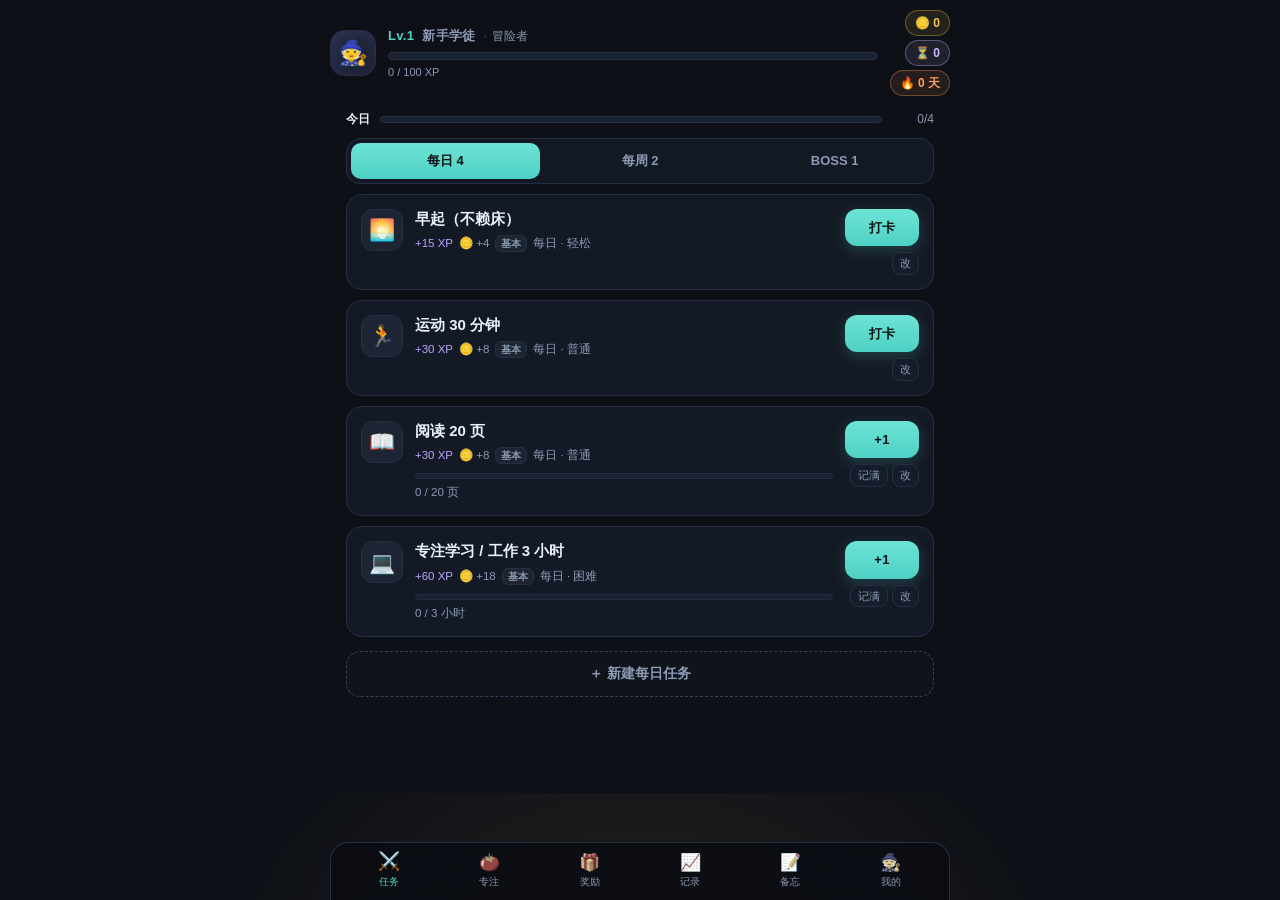
<file: index.html>
<!DOCTYPE html>
<html lang="zh-CN">
<head>
<meta charset="utf-8">
<meta name="viewport" content="width=device-width, initial-scale=1, viewport-fit=cover">
<meta name="theme-color" content="#0d1017">
<meta name="description" content="把生活变成游戏：每日任务、每周任务、BOSS 任务，打卡升级拿金币换奖励。">
<meta name="apple-mobile-web-app-capable" content="yes">
<meta name="mobile-web-app-capable" content="yes">
<meta name="apple-mobile-web-app-status-bar-style" content="black-translucent">
<meta name="apple-mobile-web-app-title" content="人生副本">
<meta name="format-detection" content="telephone=no">
<title>人生副本 · Life Quest</title>
<link rel="manifest" href="manifest.json">
<link rel="apple-touch-icon" href="icons/apple-touch-icon.png">
<link rel="icon" href="icons/icon-192.png">
<link rel="stylesheet" href="styles.css">
</head>
<body>

<!-- ===== 顶部状态栏：等级 / 经验 / 金币 / 连续天数 ===== -->
<header class="player" id="player"></header>

<!-- ===== 内容区 ===== -->
<main id="main">
  <section class="view" id="view-tasks"></section>
  <section class="view" id="view-focus"></section>
  <section class="view" id="view-shop"></section>
  <section class="view" id="view-log"></section>
  <section class="view" id="view-memo"></section>
  <section class="view" id="view-me"></section>
</main>

<!-- ===== 底部导航 ===== -->
<nav class="tabbar" id="tabbar">
  <button class="tab" data-action="tab" data-tab="tasks"><span class="ti">⚔️</span><span>任务</span></button>
  <button class="tab" data-action="tab" data-tab="focus"><span class="ti">🍅</span><span>专注</span></button>
  <button class="tab" data-action="tab" data-tab="shop"><span class="ti">🎁</span><span>奖励</span></button>
  <button class="tab" data-action="tab" data-tab="log"><span class="ti">📈</span><span>记录</span></button>
  <button class="tab" data-action="tab" data-tab="memo"><span class="ti">📝</span><span>备忘</span></button>
  <button class="tab" data-action="tab" data-tab="me"><span class="ti">🧙</span><span>我的</span></button>
</nav>

<div id="modal-root"></div>
<div id="toast-root" class="toast-root"></div>
<div id="fx-root" class="fx-root"></div>

<script src="app.js"></script>
</body>
</html>
</file>
<file: styles.css>
/* =========================================================
   人生副本 · Life Quest —— 样式表
   想换配色？只改下面这一小块 :root 里的颜色就行。
   ========================================================= */
:root{
  --bg:        #0d1017;   /* 背景 */
  --bg-soft:   #141a25;   /* 卡片背景 */
  --bg-soft2:  #1b2230;   /* 更深一层的卡片 */
  --line:      #253044;   /* 边框线 */
  --text:      #eaf0ff;   /* 主要文字 */
  --text-dim:  #8b9ab5;   /* 次要文字 */
  --accent:    #4fd1c5;   /* 主色（青） */
  --gold:      #f6c453;   /* 金币色 */
  --danger:    #ff6b6b;   /* 危险色 */
  --xp:        #7c6cff;   /* 经验条颜色 */
  --radius:    16px;
  --safe-b:    env(safe-area-inset-bottom, 0px);
}

*{ box-sizing: border-box; -webkit-tap-highlight-color: transparent; }

html, body{
  margin: 0; padding: 0;
  background: var(--bg);
  color: var(--text);
  font-family: -apple-system, BlinkMacSystemFont, "Segoe UI", "PingFang SC",
               "Hiragino Sans GB", "Microsoft YaHei", sans-serif;
  font-size: 15px;
  line-height: 1.5;
  overscroll-behavior-y: none;
}

/* 让背景有层次感（不用图片，纯 CSS 渐变） */
body::before{
  content: ""; position: fixed; inset: 0; z-index: -1; pointer-events: none;
  background:
    radial-gradient(760px 420px at 12% -8%,  rgba(124,108,255,.22), transparent 62%),
    radial-gradient(680px 380px at 92% 2%,   rgba(79,209,197,.16),  transparent 60%),
    radial-gradient(700px 500px at 50% 108%, rgba(246,196,83,.10),  transparent 62%);
}

button{ font: inherit; color: inherit; border: 0; background: none; cursor: pointer; }
input, select, textarea{ font: inherit; }

/* ---------- 顶部玩家条 ---------- */
.player{
  position: sticky; top: 0; z-index: 30;
  padding: calc(10px + env(safe-area-inset-top, 0px)) 16px 12px;
  background: linear-gradient(180deg, rgba(13,16,23,.97) 62%, rgba(13,16,23,0));
  backdrop-filter: blur(12px);
}
.pc-row{ display: flex; align-items: center; gap: 12px; max-width: 620px; margin: 0 auto; }
.avatar{
  width: 46px; height: 46px; flex: 0 0 46px; border-radius: 14px;
  display: grid; place-items: center; font-size: 24px;
  background: linear-gradient(145deg, #232c3f, #161c27);
  border: 1px solid var(--line);
  box-shadow: inset 0 0 18px rgba(124,108,255,.18);
}
.pc-main{ flex: 1; min-width: 0; }
.pc-top{ display: flex; align-items: baseline; gap: 8px; }
.pc-lv{ font-size: 13px; font-weight: 700; color: var(--accent); letter-spacing: .3px; }
.pc-title{ font-size: 13px; font-weight: 800; letter-spacing: .3px; }
.pc-name{ font-size: 12px; color: var(--text-dim); overflow: hidden; text-overflow: ellipsis; white-space: nowrap; }
.pc-name::before{ content: "·"; margin-right: 5px; opacity: .6; }
.xpbar{
  margin-top: 6px; height: 8px; border-radius: 99px; overflow: hidden;
  background: #1b2230; border: 1px solid var(--line);
}
.xpbar > i{
  display: block; height: 100%; border-radius: 99px;
  background: linear-gradient(90deg, #6b5cff, #4fd1c5);
  transition: width .55s cubic-bezier(.2,.9,.2,1);
}
.pc-sub{ margin-top: 4px; font-size: 11px; color: var(--text-dim); font-variant-numeric: tabular-nums; }
.pc-side{ display: flex; flex-direction: column; gap: 4px; align-items: flex-end; }
.chip{
  display: inline-flex; align-items: center; gap: 5px;
  padding: 3px 9px; border-radius: 99px; font-size: 12px; font-weight: 700;
  background: #182030; border: 1px solid var(--line);
  font-variant-numeric: tabular-nums; white-space: nowrap;
}
.chip.gold{ color: var(--gold); border-color: rgba(246,196,83,.35); background: rgba(246,196,83,.10); }
.chip.fire{ color: #ff9d5c; border-color: rgba(255,157,92,.35); background: rgba(255,157,92,.10); }

/* ---------- 通用布局 ---------- */
main{ max-width: 620px; margin: 0 auto; padding: 0 16px calc(96px + var(--safe-b)); }
.view{ display: none; }
.view.active{ display: block; animation: fadeUp .28s ease; }
@keyframes fadeUp{ from{ opacity: 0; transform: translateY(8px); } to{ opacity: 1; transform: none; } }
/* 有些系统开了「减少动态效果」，就不要再做动画了 */
@media (prefers-reduced-motion: reduce){
  *{ animation-duration: .001s !important; transition-duration: .001s !important; }
}

.sec-title{
  display: flex; align-items: center; justify-content: space-between;
  margin: 20px 0 10px; font-size: 13px; font-weight: 700; color: var(--text-dim);
  letter-spacing: .5px;
}
.sec-title .hint{ font-weight: 500; font-size: 12px; }

/* ---------- 今日进度条 ---------- */
.today{
  display: flex; align-items: center; gap: 10px; margin: 2px 0 10px;
  font-size: 12px; color: var(--text-dim); font-variant-numeric: tabular-nums;
}
.today .tl{ font-weight: 700; color: var(--text); }
.today .tbar{
  flex: 1; height: 7px; border-radius: 99px; overflow: hidden;
  background: #1a2130; border: 1px solid var(--line);
}
.today .tbar > i{
  display: block; height: 100%; border-radius: 99px;
  background: linear-gradient(90deg, var(--gold), #ff9d5c);
  transition: width .5s cubic-bezier(.2,.9,.2,1);
}
.today .tv{ min-width: 42px; text-align: right; }

/* ---------- 分段筛选 ---------- */
.seg{
  display: flex; gap: 6px; padding: 4px; margin-top: 4px;
  background: #121824; border: 1px solid var(--line); border-radius: 14px;
}
.seg button{
  flex: 1; padding: 8px 4px; border-radius: 10px; font-size: 13px; font-weight: 600;
  color: var(--text-dim); transition: .18s;
}
.seg button.on{ color: #0b1016; background: linear-gradient(180deg, #6de3d6, var(--accent)); }

/* ---------- 任务卡片 ---------- */
.task{
  position: relative; display: flex; gap: 12px; align-items: flex-start;
  padding: 14px; margin-bottom: 10px;
  background: var(--bg-soft); border: 1px solid var(--line);
  border-radius: var(--radius);
  transition: transform .12s, opacity .2s, border-color .2s;
}
.task:active{ transform: scale(.985); }
.task.done{ opacity: .48; }
.task.done .t-name{ text-decoration: line-through; }
.task.boss{ border-color: rgba(246,196,83,.34); background: linear-gradient(160deg, rgba(246,196,83,.10), var(--bg-soft) 55%); }
.t-icon{
  width: 42px; height: 42px; flex: 0 0 42px; border-radius: 12px;
  display: grid; place-items: center; font-size: 21px;
  background: #1d2534; border: 1px solid var(--line);
}
.t-body{ flex: 1; min-width: 0; }
.t-name{ font-size: 15px; font-weight: 600; line-height: 1.35; word-break: break-word; }
.t-meta{ display: flex; flex-wrap: wrap; gap: 6px; margin-top: 6px; font-size: 11.5px; color: var(--text-dim); }
.t-meta b{ color: var(--gold); font-weight: 700; }
.t-meta .g{ color: #b9a6ff; }
.t-prog{
  margin-top: 9px; height: 6px; border-radius: 99px; background: #1a2130;
  border: 1px solid #232c3e; overflow: hidden;
}
.t-prog > i{ display: block; height: 100%; background: linear-gradient(90deg, var(--accent), #8ef0c8); transition: width .4s; }
.task.boss .t-prog > i{ background: linear-gradient(90deg, var(--gold), #ff9d5c); }
.t-actions{ display: flex; flex-direction: column; gap: 6px; align-items: flex-end; }

.btn-check{
  min-width: 74px; padding: 9px 12px; border-radius: 12px;
  font-size: 13px; font-weight: 800; letter-spacing: .3px;
  color: #08120f; background: linear-gradient(180deg, #6de3d6, var(--accent));
  box-shadow: 0 4px 14px rgba(79,209,197,.22);
}
.btn-check:active{ transform: scale(.95); }
.btn-check:disabled{ background: #232c3e; color: var(--text-dim); box-shadow: none; }
.task.boss .btn-check:not(:disabled){ background: linear-gradient(180deg, #ffd97a, var(--gold)); box-shadow: 0 4px 14px rgba(246,196,83,.26); }

.mini{ display: flex; gap: 4px; }
.mini button{
  padding: 2px 7px; border-radius: 8px; font-size: 11px; color: var(--text-dim);
  border: 1px solid var(--line); background: #161d2a;
}
.mini button:active{ background: #202a3b; }
.mini button.danger{ color: var(--danger); border-color: rgba(255,107,107,.3); }

.empty{
  padding: 28px 16px; text-align: center; color: var(--text-dim); font-size: 13.5px;
  border: 1px dashed var(--line); border-radius: var(--radius); background: rgba(255,255,255,.015);
}
.empty .big{ display: block; font-size: 30px; margin-bottom: 8px; }

/* ---------- 加号按钮 ---------- */
.add-btn{
  width: 100%; padding: 12px; margin-top: 4px; border-radius: 14px;
  border: 1px dashed #32405a; color: var(--text-dim); font-size: 13.5px; font-weight: 600;
  background: rgba(255,255,255,.015);
}
.add-btn:active{ background: #1a2130; color: var(--text); }

/* ---------- 奖励商店 ---------- */
.reward{
  display: flex; gap: 12px; align-items: center; padding: 13px 14px; margin-bottom: 10px;
  background: var(--bg-soft); border: 1px solid var(--line); border-radius: var(--radius);
}
.reward .t-icon{ background: rgba(246,196,83,.10); border-color: rgba(246,196,83,.25); }
.btn-buy{
  padding: 9px 13px; border-radius: 12px; font-size: 13px; font-weight: 800;
  color: #2a1d00; background: linear-gradient(180deg, #ffd97a, var(--gold));
  box-shadow: 0 4px 14px rgba(246,196,83,.2); white-space: nowrap;
}
.btn-buy:disabled{ background: #232c3e; color: #6c7a92; box-shadow: none; }

/* ---------- 统计 / 记录 ---------- */
.stat-grid{ display: grid; grid-template-columns: repeat(3, 1fr); gap: 8px; }
.stat-card{
  padding: 12px 10px; border-radius: 14px; text-align: center;
  background: var(--bg-soft2); border: 1px solid var(--line);
}
.stat-card .v{ font-size: 19px; font-weight: 800; font-variant-numeric: tabular-nums; }
.stat-card .k{ margin-top: 2px; font-size: 11px; color: var(--text-dim); }

.heat-wrap{ display: flex; justify-content: center; padding: 10px 0 2px; }
.heat{ display: flex; gap: 5px; width: 100%; max-width: 320px; }
.hcol{ flex: 1; display: flex; flex-direction: column; gap: 5px; }
.heat i{
  aspect-ratio: 1; border-radius: 4px; background: #161d2a; border: 1px solid #1e2736;
  display: block;
}
.heat i[data-l="1"]{ background: #21453f; border-color: #2a5c53; }
.heat i[data-l="2"]{ background: #2c6f63; border-color: #357f72; }
.heat i[data-l="3"]{ background: #3fa694; border-color: #4db9a6; }
.heat i[data-l="4"]{ background: #6de3d6; border-color: #8bf0e4; }

.badge-grid{ display: grid; grid-template-columns: repeat(2, 1fr); gap: 8px; }
.badge{
  display: flex; gap: 10px; align-items: center; padding: 11px;
  border-radius: 14px; background: var(--bg-soft2); border: 1px solid var(--line);
  opacity: .42; filter: grayscale(1);
}
.badge.on{ opacity: 1; filter: none; border-color: rgba(246,196,83,.34); background: linear-gradient(150deg, rgba(246,196,83,.10), var(--bg-soft2)); }
.badge .bi{ font-size: 21px; }
.badge .bn{ font-size: 12.5px; font-weight: 700; }
.badge .bd{ font-size: 10.5px; color: var(--text-dim); line-height: 1.35; }

.loglist{ margin-top: 4px; }
.logrow{
  display: flex; align-items: center; gap: 10px; padding: 9px 2px;
  border-bottom: 1px solid rgba(37,48,68,.55); font-size: 13px;
}
.logrow:last-child{ border-bottom: 0; }
.logrow .lt{ color: var(--text-dim); font-size: 11.5px; font-variant-numeric: tabular-nums; white-space: nowrap; }
.logrow .ln{ flex: 1; min-width: 0; overflow: hidden; text-overflow: ellipsis; white-space: nowrap; }
.logrow .lx{ color: #b9a6ff; font-size: 11.5px; font-variant-numeric: tabular-nums; white-space: nowrap; }

/* ---------- 设置 ---------- */
.field{ margin-bottom: 14px; }
.field label{ display: block; margin-bottom: 6px; font-size: 12.5px; color: var(--text-dim); font-weight: 600; }
.input, select.input{
  width: 100%; padding: 11px 12px; border-radius: 12px;
  background: #131a26; border: 1px solid var(--line); color: var(--text);
  outline: none; transition: border-color .18s;
}
.input:focus{ border-color: var(--accent); }
.row-btn{
  display: flex; align-items: center; justify-content: space-between; gap: 10px;
  width: 100%; padding: 13px 14px; margin-bottom: 8px; border-radius: 13px;
  background: var(--bg-soft); border: 1px solid var(--line); font-size: 13.5px; text-align: left;
}
.row-btn:active{ background: #1a2130; }
.row-btn .arrow{ color: var(--text-dim); font-size: 13px; }
.row-btn.danger{ color: var(--danger); border-color: rgba(255,107,107,.28); }

/* ---------- 底部导航 ---------- */
.tabbar{
  position: fixed; left: 0; right: 0; bottom: 0; z-index: 40;
  display: flex; padding: 6px 8px calc(6px + var(--safe-b));
  background: rgba(11,14,20,.92); backdrop-filter: blur(16px);
  border-top: 1px solid var(--line);
}
.tab{
  flex: 1; padding: 6px 0; border-radius: 12px;
  display: flex; flex-direction: column; align-items: center; gap: 2px;
  font-size: 10.5px; color: var(--text-dim); transition: color .18s;
}
.tab .ti{ font-size: 19px; line-height: 1.1; filter: grayscale(.65); transition: .18s; }
.tab.on{ color: var(--accent); }
.tab.on .ti{ filter: none; transform: translateY(-1px) scale(1.06); }

/* ---------- 弹窗 ---------- */
.modal-mask{
  position: fixed; inset: 0; z-index: 60; display: flex; align-items: flex-end;
  background: rgba(4,7,12,.62); backdrop-filter: blur(3px);
  animation: fadeIn .18s ease both;
}
@keyframes fadeIn{ from{ opacity: 0 } to{ opacity: 1 } }
.modal{
  width: 100%; max-width: 620px; margin: 0 auto;
  max-height: 88vh; overflow-y: auto; -webkit-overflow-scrolling: touch;
  padding: 18px 16px calc(18px + var(--safe-b));
  background: var(--bg-soft); border: 1px solid var(--line);
  border-radius: 22px 22px 0 0;
  animation: sheetUp .26s cubic-bezier(.2,.9,.2,1) both;
}
@keyframes sheetUp{ from{ transform: translateY(28px); opacity: .6 } to{ transform: none; opacity: 1 } }
.modal h3{ margin: 0 0 4px; font-size: 17px; }
.modal .sub{ margin: 0 0 16px; font-size: 12.5px; color: var(--text-dim); }
/* 按钮固定在弹窗底部，不用滚到底才能点保存 */
.modal-actions{
  position: sticky; bottom: -18px; display: flex; gap: 8px;
  margin-top: 18px; padding: 12px 0 6px;
  background: var(--bg-soft);
  box-shadow: 0 -16px 20px -8px var(--bg-soft);
}
.btn{
  flex: 1; padding: 13px; border-radius: 13px; font-size: 14.5px; font-weight: 700;
  background: #1a2130; border: 1px solid var(--line); color: var(--text);
}
.btn.primary{
  color: #08120f; background: linear-gradient(180deg, #6de3d6, var(--accent));
  border-color: transparent; box-shadow: 0 6px 18px rgba(79,209,197,.22);
}
.btn.ghost{ background: transparent; }
.btn.danger{ color: var(--danger); border-color: rgba(255,107,107,.3); }

/* emoji 选择器 */
.emoji-row{ display: flex; flex-wrap: wrap; gap: 6px; }
.emoji-row button{
  width: 40px; height: 40px; border-radius: 11px; font-size: 20px;
  background: #131a26; border: 1px solid var(--line);
}
.emoji-row button.on{ border-color: var(--accent); background: rgba(79,209,197,.13); }

/* 难度选择 */
.diff-row{ display: grid; grid-template-columns: repeat(4, 1fr); gap: 6px; }
.diff-row button{
  padding: 10px 2px; border-radius: 12px; font-size: 12px; font-weight: 700;
  background: #131a26; border: 1px solid var(--line); color: var(--text-dim);
}
.diff-row button.on{ color: var(--text); border-color: var(--accent); background: rgba(79,209,197,.13); }
.diff-row button small{ display: block; margin-top: 2px; font-size: 10px; font-weight: 500; color: var(--gold); }

/* ---------- 提示条 ---------- */
.toast-root{ position: fixed; left: 0; right: 0; bottom: calc(86px + var(--safe-b)); z-index: 90;
  display: flex; flex-direction: column; align-items: center; gap: 8px; pointer-events: none; }
.toast{
  padding: 9px 16px; border-radius: 99px; font-size: 13px; font-weight: 700;
  background: rgba(26,33,48,.96); border: 1px solid var(--line);
  box-shadow: 0 10px 26px rgba(0,0,0,.45);
  animation: toastIn .3s cubic-bezier(.2,.9,.2,1) both;
}
.toast.good{ color: #6de3d6; border-color: rgba(79,209,197,.4); }
.toast.gold{ color: var(--gold); border-color: rgba(246,196,83,.42); }
.toast.bad{ color: var(--danger); border-color: rgba(255,107,107,.4); }
@keyframes toastIn{ from{ opacity:0; transform: translateY(12px) scale(.94) } to{ opacity:1; transform:none } }

/* ---------- 升级动画 ---------- */
.fx-root{ position: fixed; inset: 0; z-index: 95; pointer-events: none; overflow: hidden; }
.fx-level{
  position: absolute; inset: 0; display: grid; place-items: center;
  background: radial-gradient(circle at 50% 45%, rgba(124,108,255,.34), transparent 62%);
  animation: lvFade 2.1s ease both;
}
.fx-level .txt{
  text-align: center; font-weight: 900; letter-spacing: 2px;
  font-size: 34px; color: #fff; text-shadow: 0 0 26px rgba(124,108,255,.95), 0 6px 30px rgba(0,0,0,.6);
  animation: lvPop .8s cubic-bezier(.2,1.5,.4,1) both;
}
.fx-level .txt small{ display: block; margin-top: 6px; font-size: 13px; letter-spacing: 1px; color: var(--gold); font-weight: 700; }
@keyframes lvFade{ 0%{opacity:0} 12%{opacity:1} 78%{opacity:1} 100%{opacity:0} }
@keyframes lvPop{ 0%{ transform: scale(.4) rotate(-6deg); opacity:0 } 60%{ transform: scale(1.08) rotate(1deg); opacity:1 } 100%{ transform: scale(1) } }
@keyframes lvPop2{ to{ transform: scale(1) } }

/* ---------- 桌面端微调 ---------- */
@media (min-width: 640px){
  body{ font-size: 15.5px; }
  .tabbar{ max-width: 620px; margin: 0 auto; border-radius: 18px 18px 0 0; border: 1px solid var(--line); border-bottom: 0; }
  .modal{ border-radius: 22px; margin-bottom: 6vh; max-height: 82vh; }
  .modal-mask{ align-items: center; }
}

/* =========================================================
   v2 新增：连击标签 / 本周柱状图 / 专注计时 / 称号
   ========================================================= */

/* 任务卡片上的连击倍率小标签 */
.tag-mul{
  color: var(--gold); font-weight: 800; font-size: 10px;
  padding: 0 5px; border-radius: 6px;
  background: rgba(246,196,83,.12); border: 1px solid rgba(246,196,83,.35);
}

/* ---------- 本周柱状图 ---------- */
.chart{
  display: flex; align-items: flex-end; gap: 6px; height: 132px;
  padding: 8px 10px 6px; border-radius: 14px;
  background: var(--bg-soft); border: 1px solid var(--line);
}
.bar-col{ flex: 1; display: flex; flex-direction: column; align-items: center; height: 100%; }
.bar-num{ height: 15px; font-size: 10px; color: var(--text-dim); font-variant-numeric: tabular-nums; }
.bar-track{ flex: 1; width: 100%; position: relative; }
.bar-track > i{
  position: absolute; left: 0; right: 0; bottom: 0; display: block; border-radius: 5px 5px 0 0;
  background: linear-gradient(180deg, #6de3d6, #2a8f86);
  transition: height .45s cubic-bezier(.2,.9,.2,1);
  box-shadow: 0 0 10px rgba(79,209,197,.25);
}
.bar-track > i.today{ background: linear-gradient(180deg, #ffd97a, var(--gold)); box-shadow: 0 0 10px rgba(246,196,83,.3); }
.bar-day{ margin-top: 5px; font-size: 10px; color: var(--text-dim); }

/* ---------- 专注计时（番茄钟） ---------- */
.focus-card{
  padding: 20px 16px 16px; border-radius: 20px; text-align: center;
  background: var(--bg-soft); border: 1px solid var(--line);
}
.ring-wrap{ position: relative; width: 220px; height: 220px; margin: 0 auto; }
.ring{ width: 100%; height: 100%; transform: rotate(-90deg); display: block; }
.ring-bg{ fill: none; stroke: #1b2434; stroke-width: 12; }
.ring-fg{
  fill: none; stroke: var(--accent); stroke-width: 12; stroke-linecap: round;
  transition: stroke-dashoffset .45s linear;
  filter: drop-shadow(0 0 6px rgba(79,209,197,.45));
}
.ring-center{ position: absolute; inset: 0; display: grid; place-items: center; align-content: center; gap: 4px; }
.focus-time{
  font-size: 42px; font-weight: 800; letter-spacing: 1px;
  font-variant-numeric: tabular-nums; line-height: 1;
}
.focus-sub{ font-size: 12px; color: var(--text-dim); }
.focus-presets{ margin-top: 18px; }
.focus-presets button:disabled{ opacity: .45; }
.focus-actions{ display: flex; gap: 8px; margin-top: 12px; }
.focus-actions .btn{ padding: 12px; }
.focus-tip{
  margin: 12px 0 14px; font-size: 12px; line-height: 1.7;
  color: var(--text-dim); text-align: center;
}
.focus-tip b{ color: var(--text); }

/* ---------- 称号列表 ---------- */
.title-list{
  border-radius: 14px; overflow: hidden;
  background: var(--bg-soft); border: 1px solid var(--line);
}
.title-row{
  display: flex; align-items: center; gap: 9px;
  padding: 10px 13px; font-size: 13px;
  border-bottom: 1px solid rgba(37,48,68,.5);
  opacity: .5;
}
.title-row:last-child{ border-bottom: 0; }
.title-row.on{ opacity: 1; background: rgba(255,255,255,.02); }
.title-row.next{ opacity: .8; border-left: 3px solid var(--accent); }
.tdot{ width: 8px; height: 8px; border-radius: 99px; flex: 0 0 8px; }
.tname{ flex: 1; font-weight: 700; }
.tmin{ font-size: 11px; color: var(--text-dim); font-variant-numeric: tabular-nums; }
.tstate{ width: 62px; text-align: right; font-size: 10.5px; color: var(--gold); }

/* =========================================================
   v3 新增：惩罚 / 娱乐时长 / 日记 / 流水 / 备忘录
   ========================================================= */

/* 6 个标签时压缩一点 */
.tab{ position: relative; font-size: 9.5px; padding: 5px 0; }
.tab .ti{ font-size: 17px; }
.tab.has-due::before{
  content: ""; position: absolute; top: 2px; left: 50%; margin-left: 5px;
  width: 7px; height: 7px; border-radius: 99px; background: var(--danger);
  box-shadow: 0 0 6px rgba(255,107,107,.8);
}

/* ---------- 娱乐时长卡片 ---------- */
.dash-card{
  padding: 15px 16px; margin-bottom: 12px; border-radius: 18px;
  background: linear-gradient(155deg, rgba(124,108,255,.16), var(--bg-soft) 62%);
  border: 1px solid var(--line);
}
.dash-title{ font-size: 12.5px; font-weight: 700; color: var(--text-dim); letter-spacing: .5px; }
.dash-num{
  margin: 4px 0 2px; font-size: 32px; font-weight: 800; line-height: 1.1;
  font-variant-numeric: tabular-nums; color: #cbb9ff;
}
.dash-num span{ margin-left: 6px; font-size: 13px; font-weight: 600; color: var(--text-dim); }
.dash-sub{ font-size: 11.5px; color: var(--text-dim); }
.exchange-row{ display: flex; gap: 8px; margin-top: 12px; align-items: center; }
.exchange-row .input{ flex: 1; padding: 10px 12px; }
.btn-min{
  padding: 10px 16px; border-radius: 12px; font-size: 13.5px; font-weight: 800;
  color: #1a1030; background: linear-gradient(180deg, #d3c2ff, #a98cff);
  box-shadow: 0 4px 14px rgba(169,140,255,.25); white-space: nowrap;
}
.btn-min:disabled{ background: #232c3e; color: #6c7a92; box-shadow: none; }
.btn-use{
  padding: 10px 14px; border-radius: 12px; font-size: 13.5px; font-weight: 800;
  color: var(--text); background: #1d2637; border: 1px solid #34425c; white-space: nowrap;
}
.btn-use:active{ background: #26324a; }
.dash-hint{ margin-top: 8px; font-size: 11.5px; color: var(--text-dim); line-height: 1.6; }
.dash-hint b{ color: var(--text); }
.ratio-txt{ align-self: center; font-size: 13px; color: var(--text-dim); white-space: nowrap; }
.quick-row{ display: flex; gap: 6px; margin-top: 8px; }
.quick-row button{
  flex: 1; padding: 7px 0; border-radius: 10px; font-size: 12px; font-weight: 700;
  color: var(--text-dim); background: #131a26; border: 1px solid var(--line);
}
.quick-row button:active{ background: #1d2637; color: var(--text); }

/* 惩罚卡片（红色调） */
.punish-row .t-icon{ background: rgba(255,107,107,.10); border-color: rgba(255,107,107,.28); }
.btn-punish{
  padding: 9px 13px; border-radius: 12px; font-size: 13px; font-weight: 800;
  color: #2a0000; background: linear-gradient(180deg, #ff9c9c, var(--danger));
  box-shadow: 0 4px 14px rgba(255,107,107,.22); white-space: nowrap;
}

/* ---------- 日记 ---------- */
.cal-nav{ display: flex; align-items: center; gap: 8px; margin-bottom: 10px; }
.cal-nav .cal-date{ flex: 1; text-align: center; font-size: 14px; font-weight: 700; }
.cal-nav button{
  padding: 7px 12px; border-radius: 10px; font-size: 12.5px; color: var(--text-dim);
  background: #131a26; border: 1px solid var(--line);
}
.day-sum{
  padding: 12px 13px; border-radius: 14px; margin-bottom: 12px;
  background: var(--bg-soft2); border: 1px solid var(--line);
  font-size: 12.5px; line-height: 1.9; color: var(--text-dim);
}
.day-sum b{ color: var(--text); font-variant-numeric: tabular-nums; }
.day-sum .in{ color: #6de3d6; }
.day-sum .out{ color: var(--danger); }
.mood-row{ display: flex; gap: 8px; margin-bottom: 12px; }
.mood-row button{
  width: 40px; height: 40px; border-radius: 12px; font-size: 19px;
  background: #131a26; border: 1px solid var(--line);
}
.mood-row button.on{ border-color: var(--accent); background: rgba(79,209,197,.13); }
textarea.input{ min-height: 132px; resize: vertical; line-height: 1.7; }
.diary-item{
  padding: 11px 13px; border-radius: 13px; margin-bottom: 8px;
  background: var(--bg-soft); border: 1px solid var(--line); font-size: 12.5px;
}
.diary-item .dh{ display: flex; gap: 8px; align-items: center; margin-bottom: 4px; }
.diary-item .dm{ font-size: 16px; }
.diary-item .dt{ flex: 1; color: var(--text-dim); font-size: 11.5px; }
.diary-item .dx{ color: var(--text-dim); line-height: 1.6; white-space: pre-wrap; }

/* ---------- 流水 ---------- */
.led-row{
  display: flex; align-items: center; gap: 10px; padding: 9px 2px;
  border-bottom: 1px solid rgba(37,48,68,.55); font-size: 13px;
}
.led-row:last-child{ border-bottom: 0; }
.led-ico{ font-size: 15px; flex: 0 0 18px; text-align: center; }
.led-main{ flex: 1; min-width: 0; }
.led-reason{ overflow: hidden; text-overflow: ellipsis; white-space: nowrap; }
.led-cat{ font-size: 10.5px; color: var(--text-dim); margin-top: 1px; }
.led-right{ text-align: right; white-space: nowrap; }
.led-delta{ font-weight: 800; font-variant-numeric: tabular-nums; font-size: 13.5px; }
.led-delta.up{ color: #6de3d6; }
.led-delta.down{ color: var(--danger); }
.led-time{ font-size: 10.5px; color: var(--text-dim); font-variant-numeric: tabular-nums; }
.filter-row{ display: flex; gap: 6px; margin-bottom: 10px; }
.filter-row button{
  flex: 1; padding: 8px 0; border-radius: 10px; font-size: 12.5px; font-weight: 700;
  color: var(--text-dim); background: #131a26; border: 1px solid var(--line);
}
.filter-row button.on{ color: #0b1016; background: linear-gradient(180deg, #6de3d6, var(--accent)); }

/* ---------- 备忘录 ---------- */
.memo{
  padding: 12px 13px; border-radius: 14px; margin-bottom: 8px;
  background: var(--bg-soft); border: 1px solid var(--line);
}
.memo.due{ border-color: rgba(255,107,107,.45); background: linear-gradient(150deg, rgba(255,107,107,.10), var(--bg-soft) 60%); }
.memo.done{ opacity: .45; }
.memo.done .memo-text{ text-decoration: line-through; }
.memo-text{ font-size: 14px; font-weight: 600; line-height: 1.5; word-break: break-word; }
.memo-time{ margin-top: 5px; font-size: 11.5px; color: var(--text-dim); }
.memo-time.over{ color: var(--danger); font-weight: 700; }
.memo-actions{ display: flex; gap: 6px; margin-top: 8px; }
.memo-actions button{
  padding: 4px 10px; border-radius: 9px; font-size: 11.5px; color: var(--text-dim);
  background: #161d2a; border: 1px solid var(--line);
}
.memo-actions button.on{ color: var(--accent); border-color: rgba(79,209,197,.35); }
.memo-actions button.danger{ color: var(--danger); border-color: rgba(255,107,107,.3); }
.memo-form{ padding: 13px; border-radius: 16px; background: var(--bg-soft2); border: 1px solid var(--line); margin-bottom: 12px; }
.memo-form .input{ margin-bottom: 8px; }

/* 头顶第三个小筹码 */
.chip.min{ color: #cbb9ff; border-color: rgba(203,185,255,.35); background: rgba(203,185,255,.10); }

/* 两列表单 */
.field-row{ display: flex; gap: 10px; }
.field-row > div{ flex: 1; min-width: 0; }
.set-hint{ margin: -6px 0 14px; font-size: 11.5px; color: var(--text-dim); line-height: 1.6; }

/* 专注页里直接改奖励数值 */
.focus-cfg{
  display: flex; align-items: center; justify-content: center; gap: 6px;
  flex-wrap: wrap; margin-top: 16px; font-size: 12px; color: var(--text-dim);
}
.input.tiny{
  width: 66px; display: inline-block; padding: 6px 8px;
  font-size: 13px; text-align: center; border-radius: 9px;
}

/* =========================================================
   v3.2：重要任务等级 / 连胜倍率档位
   ========================================================= */

/* 任务卡上的「基本 / 重要」标签 */
.tag-basic{
  font-size: 10px; color: var(--text-dim); font-weight: 700;
  padding: 0 5px; border-radius: 6px;
  background: rgba(255,255,255,.05); border: 1px solid var(--line);
}
.tag-imp{
  font-size: 10px; color: #ffd08a; font-weight: 800;
  padding: 0 5px; border-radius: 6px;
  background: rgba(246,196,83,.14); border: 1px solid rgba(246,196,83,.42);
}

/* 重要任务进度提示条 */
.imp-bar{
  margin: 0 0 10px; padding: 9px 12px; border-radius: 12px;
  font-size: 12px; line-height: 1.5; font-weight: 600;
  border: 1px solid var(--line); background: var(--bg-soft2); color: var(--text-dim);
}
.imp-bar b{ color: var(--text); }
.imp-bar.ok{ color: #8ff0c8; border-color: rgba(79,209,197,.38); background: rgba(79,209,197,.09); }
.imp-bar.warn{ color: #ffd08a; border-color: rgba(246,196,83,.42); background: rgba(246,196,83,.09); }
.imp-bar.dead{ color: #ff9c9c; border-color: rgba(255,107,107,.45); background: rgba(255,107,107,.10); }
.imp-bar.off{ opacity: .8; }

/* 连胜中断时的筹码 */
.chip.fire.dead{ color: var(--danger); border-color: rgba(255,107,107,.4); background: rgba(255,107,107,.10); }

/* 连胜倍率档位编辑 */
.tier-list{
  border-radius: 14px; overflow: hidden;
  background: var(--bg-soft); border: 1px solid var(--line);
}
.tier-row{
  display: flex; align-items: center; gap: 8px; padding: 9px 12px;
  border-bottom: 1px solid rgba(37,48,68,.5);
}
.tier-row:last-child{ border-bottom: 0; }
.tier-lb{ font-size: 12px; color: var(--text-dim); white-space: nowrap; }
.tier-row .input.tiny{ width: 62px; }
.tier-del{
  margin-left: auto; padding: 4px 10px; border-radius: 9px; font-size: 11.5px;
  color: var(--danger); background: #161d2a; border: 1px solid rgba(255,107,107,.3);
}
</file>
